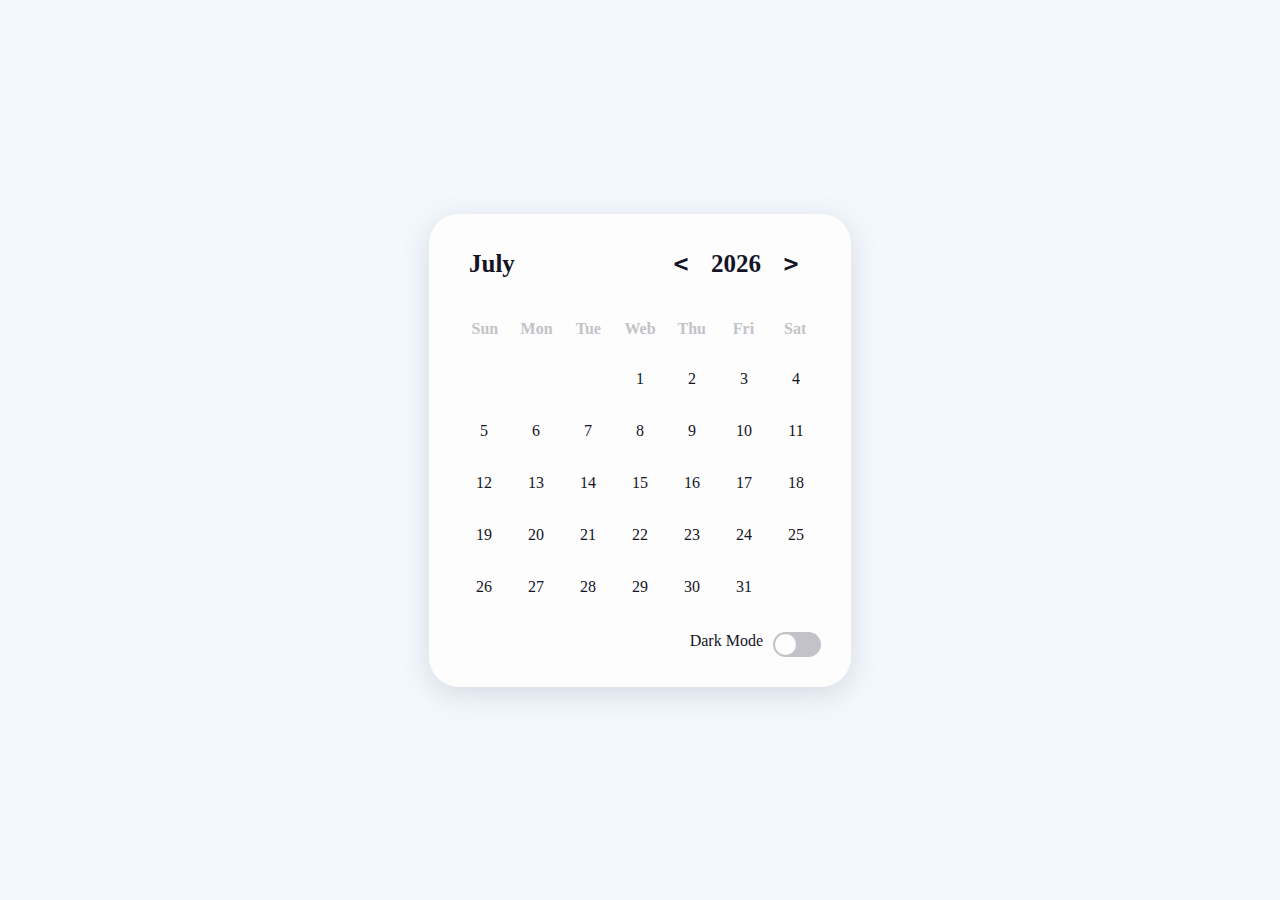
<file: calendar.html>
<!DOCTYPE html>
<html lang="en">
  <head>
    <meta charset="UTF-8" />
    <meta http-equiv="X-UA-Compatible" content="IE=edge" />
    <meta name="viewport" content="width=device-width, initial-scale=1.0" />
    <title>Calendar</title>
    <link rel="stylesheet" href="assets/css/style.css" />
  </head>
  <body class="light">
    <div class="calendar">
      <div class="calendar-header">
        <span class="month-picker" id="month-picker"> February </span>
        <div class="year-picker">
          <span class="year-change" id="prev-year">
            <pre><</pre>
          </span>
          <span id="year">2021</span>
          <span class="year-change" id="next-year">
            <pre>></pre>
          </span>
        </div>
      </div>
      <div class="calendar-body">
        <div class="calendar-week-day">
          <div>Sun</div>
          <div>Mon</div>
          <div>Tue</div>
          <div>Web</div>
          <div>Thu</div>
          <div>Fri</div>
          <div>Sat</div>
        </div>
        <div class="calendar-days">
          <div>
            1
            <span></span>
            <span></span>
            <span></span>
            <span></span>
          </div>
          <div>2</div>
          <div>3</div>
          <div>4</div>
          <div>5</div>
          <div>6</div>
          <div>7</div>
          <div>1</div>
          <div>2</div>
          <div>3</div>
          <div>4</div>
          <div>5</div>
          <div>6</div>
          <div>7</div>
        </div>
      </div>
      <div class="calendar-footer">
        <div class="toggle">
          <span>Dark Mode</span>
          <div class="dark-mode-switch">
            <div class="dark-mode-switch-ident"></div>
          </div>
        </div>
      </div>
      <div class="month-list"></div>
    </div>
    <script src="assets/js/main.js"></script>
  </body>
</html>
</file>
<file: assets/css/style.css>
:root {
  --line-height-header: 5.2rem;

  --dark-body: #4d4c5a;
  --dark-main: #141529;
  --dark-second: #79788c;
  --dark-hover: #323048;
  --dark-text: #f8fbff;

  --light-body: #f3f8fe;
  --light-main: #fdfdfd;
  --light-second: #c3c2c8;
  --light-hover: #edf0f5;
  --light-text: #151426;

  --blue: #0000ff;
  --white: #fff;

  --shadow: rgba(100, 100, 111, 0.2) 0px 7px 29px 0px;

  --font-family: cursive;
}

.dark {
  --bg-body: var(--dark-body);
  --bg-main: var(--dark-main);
  --bg-second: var(--dark-second);
  --color-hover: var(--dark-hover);
  --color-txt: var(--dark-text);
}

.light {
  --bg-body: var(--light-body);
  --bg-main: var(--light-main);
  --bg-second: var(--light-second);
  --color-hover: var(--light-hover);
  --color-txt: var(--light-text);
}

* {
  padding: 0;
  margin: 0;
  box-sizing: border-box;
}

html,
body {
  height: 100vh;
  display: grid;
  place-items: center;
  background-color: var(--bg-body);
  font-family: var(--font-family);
}

.calendar {
  height: max-content;
  width: max-content;
  background-color: var(--bg-main);
  padding: 20px;
  border-radius: 30px;
  position: relative;
  overflow: hidden;
}

.light .calendar {
  box-shadow: var(--shadow);
}

.calendar-header {
  display: flex;
  justify-content: space-between;
  align-items: center;
  font-size: 25px;
  font-weight: 600;
  color: var(--color-txt);
  padding: 10px;
}

.calendar-body {
  padding: 10px;
}

.calendar-week-day {
  display: grid;
  grid-template-columns: repeat(7, 1fr);
  font-weight: 600;
  height: 50px;
}

.calendar-week-day div {
  display: grid;
  place-items: center;
  color: var(--bg-second);
}

.calendar-days {
  display: grid;
  grid-template-columns: repeat(7, 1fr);
  gap: 2px;
  color: var(--color-txt);
}

.calendar-days div {
  width: 50px;
  height: 50px;
  display: flex;
  align-items: center;
  justify-content: center;
  padding: 5px;
  position: relative;
  cursor: pointer;
  animation: to-top 1s ease-in-out;
}

.month-picker {
  padding: 5px 10px;
  border-radius: 10px;
  cursor: pointer;
}

.month-picker:hover {
  background-color: var(--color-hover);
}

.year-picker {
  display: flex;
  align-items: center;
}

.year-change {
  width: 40px;
  height: 40px;
  border-radius: 50%;
  display: grid;
  place-items: center;
  margin: 0 10px;
  cursor: pointer;
}

.year-change:hover {
  background-color: var(--color-hover);
}

.calendar-footer {
  padding: 10px;
  display: flex;
  justify-content: flex-end;
  align-items: center;
}

.toggle {
  display: flex;
}

.toggle span {
  margin-right: 10px;
  color: var(--color-txt);
}

.dark-mode-switch {
  position: relative;
  width: 48px;
  height: 25px;
  border-radius: 14px;
  background-color: var(--bg-second);
  cursor: pointer;
}

.dark-mode-switch-ident {
  width: 21px;
  height: 21px;
  border-radius: 50%;
  background-color: var(--bg-main);
  position: absolute;
  top: 2px;
  left: 2px;
  transition: left 0.2s ease-in-out;
}

.dark .dark-mode-switch .dark-mode-switch-ident {
  top: 2px;
  left: calc(2px + 50%);
}

.calendar-days div span {
  position: absolute;
}

.calendar-days div:hover span {
  transition: width 0.2s ease-in-out, height 0.2s ease-in-out;
}

.calendar-days div span:nth-child(1),
.calendar-days div span:nth-child(3) {
  width: 2px;
  height: 0;
  background-color: var(--color-txt);
}

.calendar-days div span:nth-child(2),
.calendar-days div span:nth-child(4) {
  width: 0;
  height: 2px;
  background-color: var(--color-txt);
}

.calendar-days div span:nth-child(1) {
  left: 0;
  bottom: 0;
}

.calendar-days div span:nth-child(3) {
  right: 0;
  top: 0;
}

.calendar-days div span:nth-child(2) {
  left: 0;
  top: 0;
}

.calendar-days div span:nth-child(4) {
  right: 0;
  bottom: 0;
}

.calendar-days div:hover span:nth-child(1),
.calendar-days div:hover span:nth-child(3) {
  height: 100%;
}

.calendar-days div:hover span:nth-child(2),
.calendar-days div:hover span:nth-child(4) {
  width: 100%;
}

.calendar-days div:hover span:nth-child(2) {
  transition-delay: 0.2s;
}

.calendar-days div:hover span:nth-child(3) {
  transition-delay: 0.4s;
}

.calendar-days div:hover span:nth-child(4) {
  transition-delay: 0.6s;
}

.calendar-days div.curr-date {
  background-color: var(--blue);
  color: var(--white);
  border-radius: 50%;
}

.calendar-days div.curr-date span {
  display: none;
}

.month-list {
  position: absolute;
  width: 100%;
  height: 100%;
  top: 0;
  left: 0;
  background-color: var(--bg-main);
  padding: 20px;
  color: var(--color-txt);
  display: grid;
  grid-template-columns: repeat(3, auto);
  gap: 5px;
  transform: scale(1.5);
  visibility: hidden;
  pointer-events: none;
}

.month-list.show {
  transform: scale(1);
  visibility: visible;
  pointer-events: visible;
  transition: all 0.2s ease-in-out;
}

.month-list > div {
  display: grid;
  place-items: center;
}

.month-list > div > div {
  width: 100%;
  padding: 5px 20px;
  border-radius: 10px;
  text-align: center;
  cursor: pointer;
}

.month-list > div > div:hover {
  background-color: var(--color-hover);
}

@keyframes to-top {
  0% {
    transform: translateY(100%);
    opacity: 0;
  }
  100% {
    transform: translateY(0);
    opacity: 1;
  }
}
</file>
